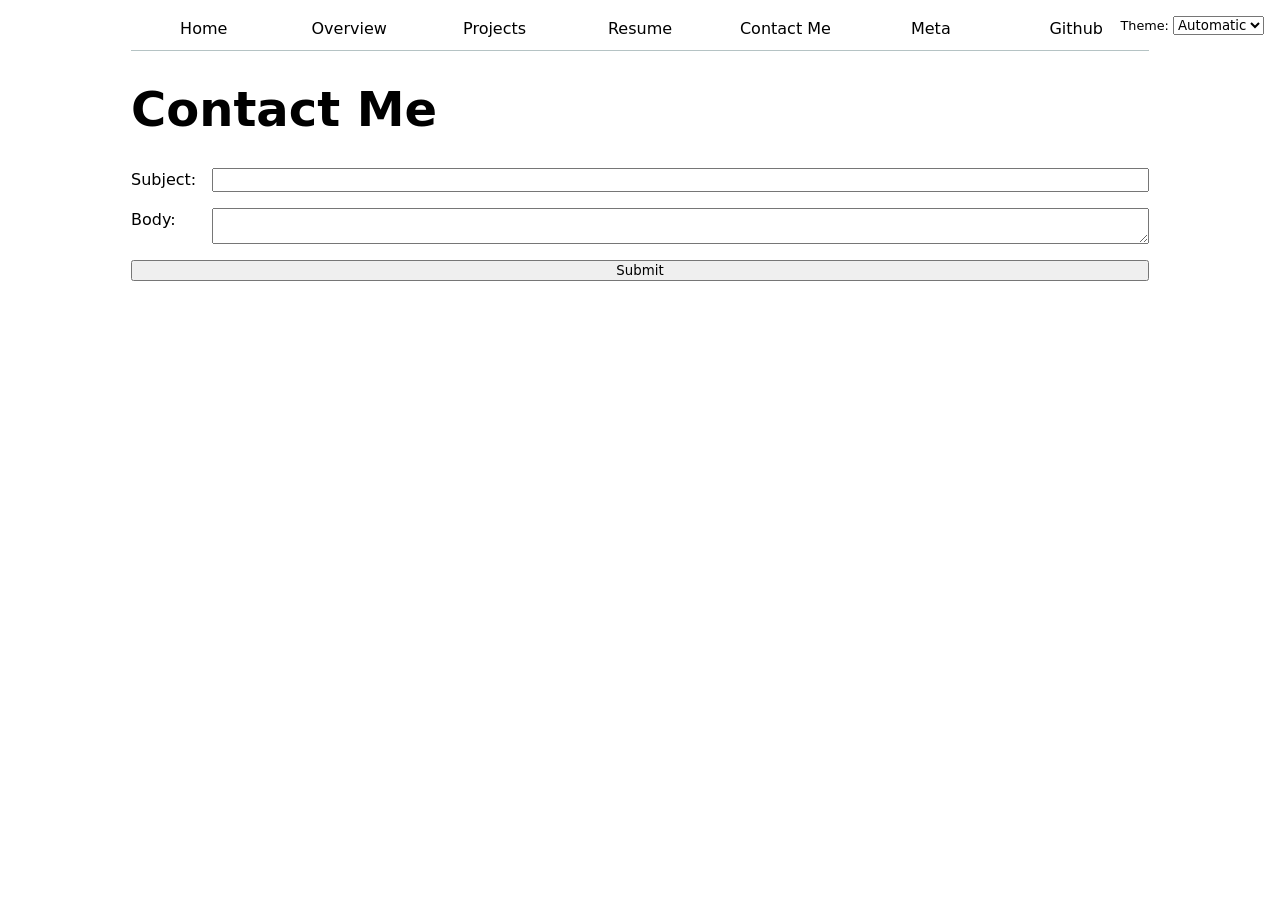
<file: contact/index.html>
<!doctype html>
<html lang="en">
  <head>
    <link rel="stylesheet" href="../style.css" />

    <meta charset="UTF-8" />
    <meta name="viewport" content="width=device-width, initial-scale=1.0" />
    <title>Contact Page</title>
  </head>
  <body>
    <h1>Contact Me</h1>

    <form action="mailto:aguiditta@ucsd.edu" method="GET">
      <label>Subject: <input name="subject" /></label>
      <label>Body: <textarea name="body"></textarea></label>
      <button>Submit</button>
    </form>

    <script type="module" src="../global.js"></script>
  </body>
</html>
</file>
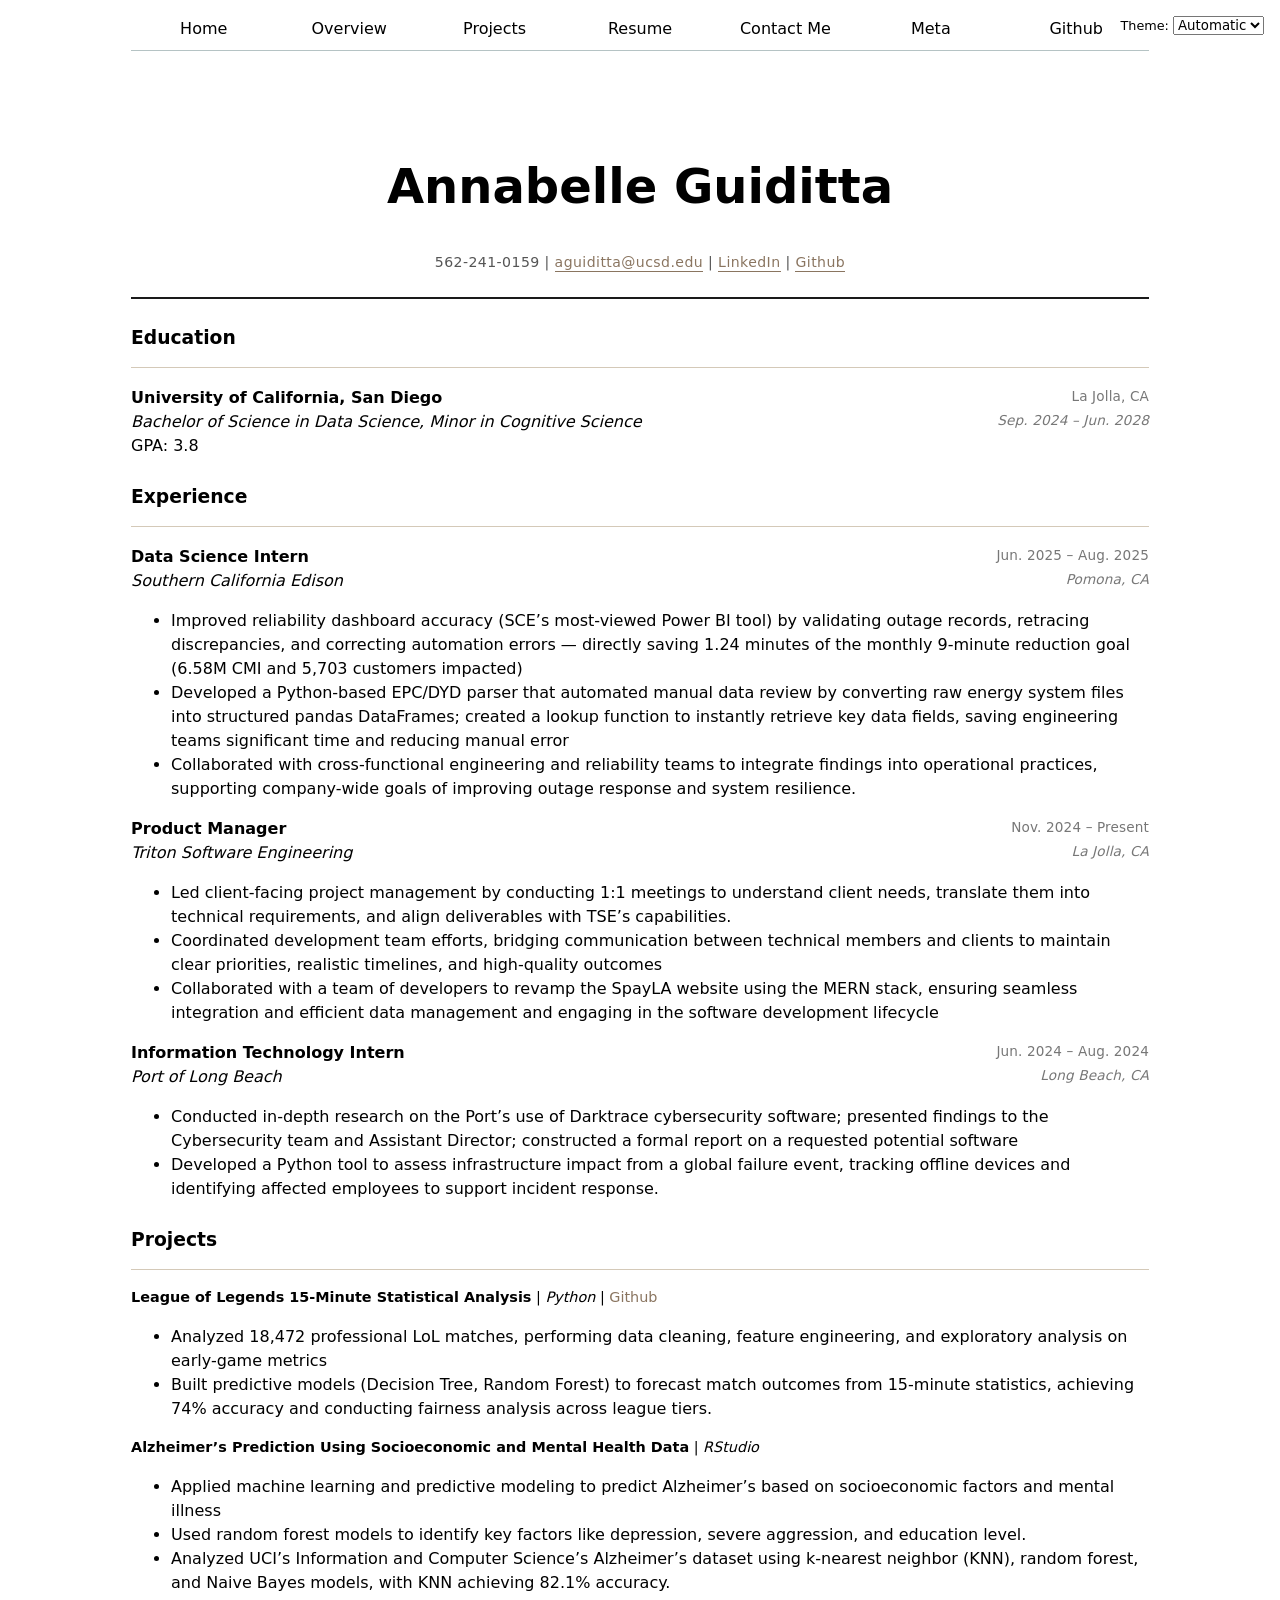
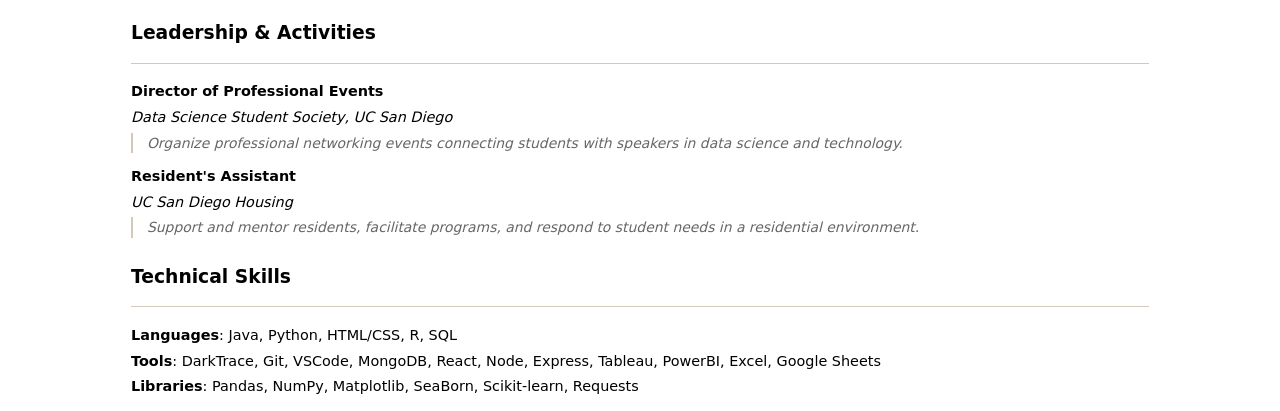
<file: resume/index.html>
<!doctype html>
<html lang="en">
  <head>
    <link rel="stylesheet" href="../style.css" />

    <meta charset="UTF-8" />
    <meta name="viewport" content="width=device-width, initial-scale=1.0" />
    <title>Resume</title>
  </head>


  <body>



    
    <section class="centered">
      <h1 >Annabelle Guiditta</h1>
      <p>
        562-241-0159 |
        <a href="mailto:aguiditta@ucsd.edu">aguiditta@ucsd.edu</a> |
        <a href="https://linkedin.com/in/aguiditta">LinkedIn</a> |
        <a href="https://github.com/Argsweet">Github</a>
      </p>
    </section>
    <section>
      <h3>Education</h3>
      <hr />
      <p>
        <b>University of California, San Diego</b>
        <span class="right">La Jolla, CA</span>
      </p>
      <p>
        <em
          >Bachelor of Science in Data Science, Minor in Cognitive Science
          <span class="right">Sep. 2024 – Jun. 2028</span></em
        >
      </p>
      <p>GPA: 3.8</p>
    </section>
    <section>
      <h3>Experience</h3>
      <hr />
      <div>
        <p>
          <b>Data Science Intern</b>
          <span class="right">Jun. 2025 – Aug. 2025</span>
        </p>
        <p>
          <em
            >Southern California Edison
            <span class="right">Pomona, CA</span></em
          >
        </p>
        <ul>
          <li>
            Improved reliability dashboard accuracy (SCE’s most-viewed
            Power BI tool) by validating outage records, retracing
            discrepancies, and correcting automation errors — directly saving
            1.24 minutes of the monthly 9-minute reduction goal (6.58M CMI and
            5,703 customers impacted)
          </li>
          <li>
            Developed a Python-based EPC/DYD parser that automated manual
            data review by converting raw energy system files into structured
            pandas DataFrames; created a lookup function to instantly retrieve
            key data fields, saving engineering teams significant time and
            reducing manual error
          </li>
          <li>
            Collaborated with cross-functional engineering and reliability teams
            to integrate findings into operational practices, supporting
            company-wide goals of improving outage response and system
            resilience.
          </li>
        </ul>
      </div>

      <div>
        <p>
          <b>Product Manager</b>
          <span class="right">Nov. 2024 – Present</span>
        </p>
        <p>
          <em
            >Triton Software Engineering

            <span class="right">La Jolla, CA</span></em
          >
        </p>
        <ul>
          <li>
            Led client-facing project management by conducting 1:1 meetings to
            understand client needs, translate them into technical requirements,
            and align deliverables with TSE’s capabilities.
          </li>
          <li>
            Coordinated development team efforts, bridging communication between
            technical members and clients to maintain clear priorities,
            realistic timelines, and high-quality outcomes
          </li>
          <li>
            Collaborated with a team of developers to revamp the SpayLA website
            using the MERN stack, ensuring seamless integration and efficient
            data management and engaging in the software development lifecycle
          </li>
        </ul>
      </div>

      <div>
        <p>
          <b>Information Technology Intern</b>
          <span class="right">Jun. 2024 – Aug. 2024</span>
        </p>
        <p>
          <em
            >Port of Long Beach
            <span class="right">Long Beach, CA</span></em
          >
        </p>
        <ul>
          <li>
            Conducted in-depth research on the Port’s use of Darktrace
            cybersecurity software; presented findings to the Cybersecurity team
            and Assistant Director; constructed a formal report on a requested
            potential software
          </li>
          <li>
            Developed a Python tool to assess infrastructure impact from a
            global failure event, tracking offline devices and identifying
            affected employees to support incident response.
          </li>
        </ul>
      </div>
    </section>


    <section>
      <h3>Projects</h3>
      <hr />
      <div>
        <p>
          <b>League of Legends 15-Minute Statistical Analysis</b> | <em>Python</em> | <a href='https://argsweet.github.io/League-of-Legends-15-Min-Analysis/'>Github</a> 
        </p>
        <ul>
            <li>
                Analyzed 18,472 professional LoL matches, performing data cleaning, feature engineering, and exploratory
                analysis on early-game metrics
            </li>
            <li>
                Built predictive models (Decision Tree, Random Forest) to forecast match outcomes from 15-minute statistics,
                achieving 74% accuracy and conducting fairness analysis across league tiers.
            </li>
        </ul>
    </div>

    <div>
        <p>
          <b>Alzheimer’s Prediction Using Socioeconomic and Mental Health Data</b> | <em>RStudio</em> 
        </p>
        <ul>
            <li>
                Applied machine learning and predictive modeling to predict Alzheimer’s based on socioeconomic factors and
                mental illness
            </li>
            <li>
                Used random forest models to identify key factors like depression, severe aggression, and education level.
            </li>
            <li>
                Analyzed UCI’s Information and Computer Science’s Alzheimer’s dataset using k-nearest neighbor (KNN),
                random forest, and Naive Bayes models, with KNN achieving 82.1% accuracy.
            </li>
        </ul>
    </div>

<section>
    <h3>Leadership & Activities</h3>
    <hr />

    <p><b>Director of Professional Events</b></p>
    <p>
        <em>Data Science Student Society, UC San Diego</em> 
        <blockquote>
            Organize professional networking events connecting students with speakers in data science and technology.
        </blockquote>
    </p>
    
    <p><b>Resident's Assistant</b></p>
    <p>
        <em>UC San Diego Housing</em> 
        <blockquote>
            Support and mentor residents, facilitate programs, and respond to student needs in a residential environment.
        </blockquote>
    </p>
</section>

<section>
    <h3>Technical Skills</h3>
    <hr />
    <p><b>Languages</b>:  Java, Python, HTML/CSS, R, SQL</p>
    <p><b>Tools</b>: DarkTrace, Git, VSCode, MongoDB, React, Node, Express, Tableau, PowerBI, Excel, Google Sheets</p>
    <p><b>Libraries</b>:  Pandas, NumPy, Matplotlib, SeaBorn, Scikit-learn, Requests</p>

</section>
  
  <script type="module" src="../global.js"></script>

  </body>
</html>
</file>
<file: style.css>
body {
  /* Set line height to 1.5 times the font size
	   and use the OS’s UI font as the website font
	 */
  font: 100%/1.5 system-ui;
  max-width: 100ch;
  margin-inline: auto;
  padding: 1px;
}

main {
  padding-top: 3rem;
}

label.color-scheme {
  position: absolute;
  top: 1rem;
  right: 1rem;
  font-size: 80%;
}

dl {
  display: grid;
  grid-template-columns: repeat(4, 1fr);
  margin: 0;
  padding: 0;
}

dt {
  grid-row: 1;
  font-size: 11px;
  letter-spacing: 0.06em;
  text-transform: uppercase;
  color: var(--color-text-secondary); /* muted label */
  margin: 0 0 4px;
}

dd {
  grid-row: 2;
  font-size: 28px;
  font-weight: 400;
  margin: 0;
  color: var(--color-text-primary); /* full contrast value */
}

input,
textarea,
button,
select {
  font-family: inherit;
}

ul.navbar {
  display: contents;
}

nav {
  display: flex;
  margin-bottom: 1rem;
  border-bottom-width: 1px;
  border-bottom-style: solid;
  border-bottom-color: oklch(50% 10% 200 / 40%);
}

nav a {
  flex: 1;
  text-decoration: none;
  color: inherit;
  text-align: center;
  padding: 0.5em;
}

nav a.current {
  border-bottom-width: 0.4em;
  border-bottom-style: solid;
  border-bottom-color: oklch(50% 10% 200 / 40%);
}

nav a:hover {
  border-bottom-width: 0.4em;
  border-bottom-style: solid;
  border-bottom-color: var(--color-accent);
  background-color: color-mix(in oklch, var(--color-accent), canvas 85%);
}

:root {
  --color-accent: oklch(52.804% 0.14428 149.515 / 0.603);
}

html {
  accent-color: var(--color-accent);
  color-scheme: light dark;
}

form {
  display: grid;
  grid-template-columns: auto 1fr;
  gap: 1em;
}

form label {
  display: grid;
  grid-template-columns: subgrid;
  grid-column: 1 / -1;
}

form button {
  grid-column: 1 / -1;
}

.projects {
  display: grid;
  grid-template-columns: repeat(auto-fill, minmax(15em, 1fr));
  gap: 1em;
  padding: 1em;
}

article {
  display: grid;
  grid-template-rows: subgrid;
  grid-row: span 3;

  gap: 1em;
}

article img {
  width: 100%;
  height: auto;
  object-fit: cover;
  aspect-ratio: 16 / 9;
}

h2 {
  margin: 0;
  line-height: 1.1;
  text-wrap: balance;
}

h1 {
  font-size: 300%;
}

h1,
h3,
h4,
h5,
h6 {
  line-height: 1.1;
  text-wrap: balance;
}

section p {
  margin: 0;
}

.centered {
  text-align: center;
  padding: 2.5rem 0 1.5rem;
  border-bottom: 2px solid #1a1a1a;
  margin-bottom: 0.25rem;
}

.centered p {
  font-size: 0.88rem;
  letter-spacing: 0.03em;
  color: #555;
  margin: 0;
}

.centered a {
  color: #8a7560;
  text-decoration: none;
  border-bottom: 1px solid currentColor;
  padding-bottom: 1px;
  transition: color 0.2s;
}

.centered a:hover {
  color: #1a1a1a;
}

section {
  margin-top: 1.8rem;
}

hr {
  border: none;
  border-top: 1px solid #d4c9b8;
  margin: 0.4rem 0 1.1rem;
}

.right {
  float: right;
  font-weight: 300;
  font-size: 0.85rem;
  color: #777;
  letter-spacing: 0.01em;
}

a {
  color: #8a7560;
  text-decoration: none;
  border-bottom: 1px solid transparent;
  transition: border-color 0.2s;
}

a:hover {
  border-bottom-color: currentColor;
}

blockquote {
  margin: 0.25rem 0 0.8rem 0;
  padding-left: 1em;
  border-left: 2px solid #d4c9b8;
  font-size: 0.87rem;
  color: #666;
  font-style: italic;
}

section:last-of-type p {
  font-size: 0.9rem;
  margin-bottom: 0.25rem;
}

body > h2 {
  margin-top: 2rem;
}

body > h2 {
  margin-bottom: 2rem;
}

.intro {
  display: grid;
  grid-template-columns: 1fr auto;
  gap: 2rem;
  align-items: start;
}

.intro img {
  max-width: 300px;
}

/*d3 onwards */

#projects-pie-plot {
  max-width: 20em;
  margin-block: 2em;
  overflow: visible;

  &:has(path:hover) {
    path:not(:hover) {
      opacity: 0.5;
    }
  }
}
path {
  transition: 300ms;
}

.swatch {
  width: 1em;
  height: 1em;
  background-color: var(--color);
  border-radius: 50%;
  display: inline-flex;
  flex-shrink: 0;
}

.legend-item {
  display: flex;
  align-items: center;
  gap: 0.8em;
}

.container {
  display: flex;
  align-items: center;
  gap: 2em;
}

.legend {
  flex: 1;
  display: grid;
  grid-template-columns: repeat(3, 1fr);
  gap: 0.5em;
  list-style: none;
  padding: 1em;
  border: 1px solid #ccc;
}

.selected {
  --color: oklch(60% 45% 0) !important;

  &:is(path) {
    fill: var(--color);
  }
}

path {
  cursor: pointer;
}

.gridlines line {
  stroke: #ddd;
  stroke-opacity: 0.5;
}

.gridlines path {
  display: none;
}

dl.info {
  display: grid;
  grid-template-columns: auto 1fr;
  gap: 0.25em 1em;
  margin: 0;
  transition-duration: 500ms;
  transition-property: opacity, visibility;
}

dl.info[hidden]:not(:hover, :focus-within) {
  opacity: 0;
  visibility: hidden;
}
dl.info dt {
  color: grey;
}

dl.info dd {
  margin: 0;
  font-weight: bold;
  font-size: 1.1em;
}

.tooltip {
  position: fixed;
  top: 1em;
  font-size: 0.9rem;

  left: 1em;
  background-color: light-dark(
    oklch(90% 3% 200 / 60%),
    oklch(50% 3% 200 / 40%)
  );

  box-shadow: 0 4px 12px rgba(0, 0, 0, 0.15);
  border-radius: 8px;
  padding: 0.75em 1em;
  backdrop-filter: blur(4px);
}
circle {
  transition: 200ms;
  transform-origin: center;
  transform-box: fill-box;
  @starting-style {
    r: 0;
  }
}

circle:hover {
  transform: scale(1.5);
}

@keyframes marching-ants {
  to {
    stroke-dashoffset: -8; /* 5 + 3 */
  }
}

.selection {
  fill-opacity: 0.1;
  stroke: black;
  stroke-opacity: 0.7;
  stroke-dasharray: 5 3;
  animation: marching-ants 2s linear infinite;
}

circle.selected {
  fill: #ff6b6b;
}

/* Container for the slider section */
#slider {
  display: flex;
  align-items: baseline;
  margin: 1rem 0;
  width: 100%;
}

/* Label layout */
.time-filter {
  display: flex;
  align-items: baseline;
  gap: 0.75rem;
  width: 100%;
  font-size: 0.95rem;
}

/* Slider styling */
#commit-progress {
  flex: 1;
  cursor: pointer;
}

/* Time display pushed to the right */
#commit-time {
  margin-left: auto;
  font-variant-numeric: tabular-nums;
  color: #555;
  white-space: nowrap;
}

#files {
  display: grid;
  grid-template-columns: 1fr 4fr;

  > div {
    grid-column: 1 / -1;
    display: grid;
    grid-template-columns: subgrid;
  }

  dt {
    grid-column: 1;
  }

  dd {
    grid-column: 2;
  }
}

.loc {
  display: flex;
  width: 0.5em;
  aspect-ratio: 1;
  background: var(--color);
  border-radius: 50%;
}

#files dd {
  grid-column: 2;
  display: flex;
  flex-wrap: wrap;
  align-items: start;
  align-content: start;
  gap: 0.15em;
  padding-top: 0.6em;
  margin-left: 0;
  font-size: 1rem;
}

#scrolly-1 {
  position: relative;
  display: flex;
  gap: 1rem;

  > * {
    flex: 1;
  }
}

#scatter-story {
  position: relative;
}

#scatter-plot {
  position: sticky;
  top: 0;
  left: 0;
  bottom: auto;
  height: 50vh;
}

.step {
  padding-bottom: 1em;
}

#commit-progress {
  display: none;
}

#commit-time {
  display: none;
}

#scrolly-2 {
  position: relative;
  display: flex;
  gap: 1rem;

  > * {
    flex: 1;
  }
}

#files-story {
  position: relative;
}

#files {
  position: sticky;
  top: 0;
  left: 0;
  bottom: auto;
  height: 50vh;
}
</file>
